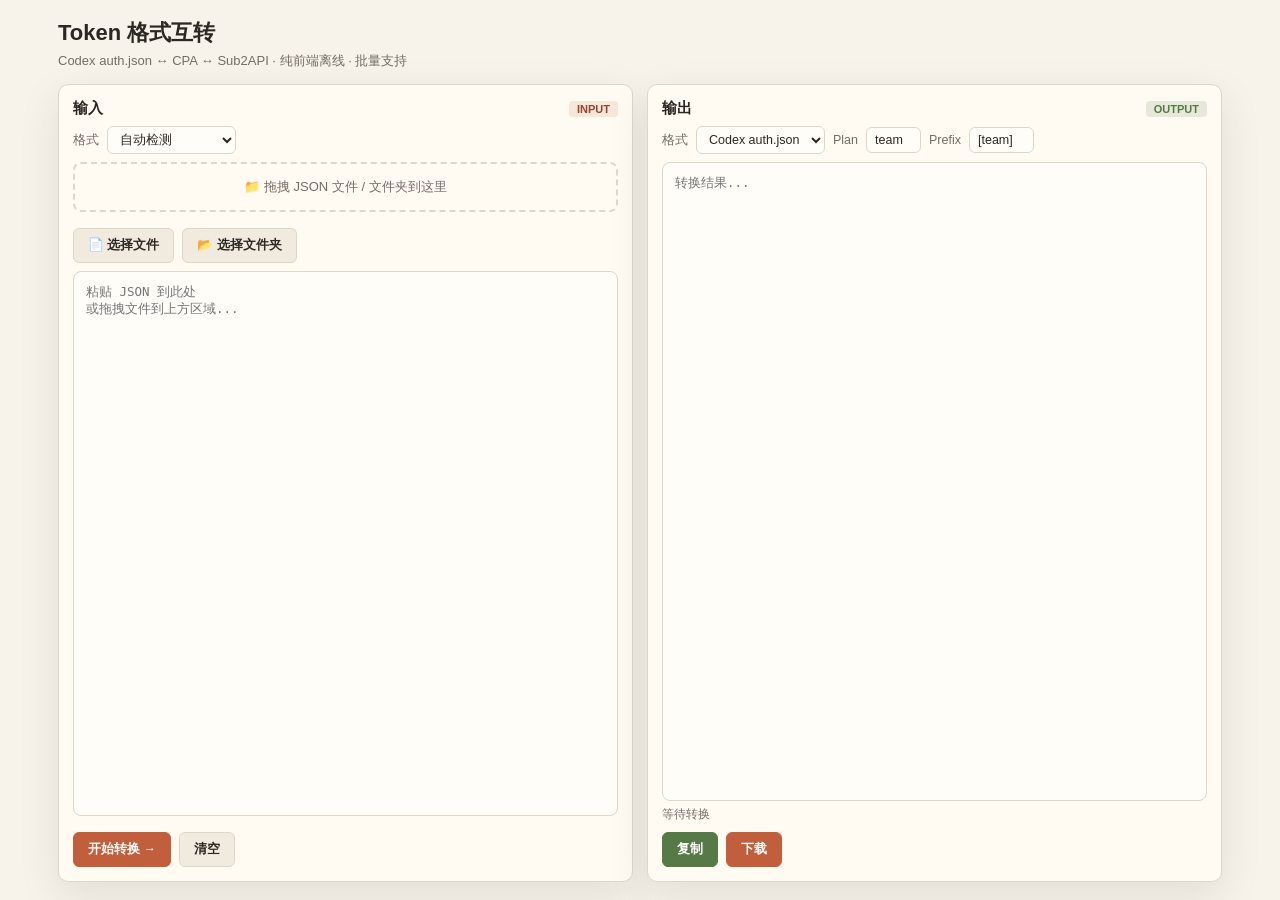
<file: web/token-converter.html>
<!doctype html>
<html lang="zh-CN">
<head>
<meta charset="utf-8">
<meta name="viewport" content="width=device-width, initial-scale=1">
<title>Token 格式互转 — Codex / CPA / Sub2API</title>
<style>
:root { color-scheme: light; --bg:#f7f3ea; --panel:#fffaf2; --field:#fffdf8; --border:#ded6c9; --text:#2b2722; --muted:#756d63; --primary:#c15f3c; --primary-dark:#9f4e34; --success:#557a46; --warn:#9a6726; --danger:#b84a42; --shadow:0 14px 42px rgba(47,42,36,.10); }
* { box-sizing:border-box; margin:0; padding:0; }
html, body { height:100%; overflow:hidden; }
body { font-family:-apple-system,BlinkMacSystemFont,"Segoe UI",sans-serif; background:var(--bg); color:var(--text); }
.container { max-width:1200px; height:100vh; margin:0 auto; padding:18px; display:flex; flex-direction:column; }
h1 { font-size:22px; margin-bottom:4px; }
.sub { color:var(--muted); font-size:13px; margin-bottom:14px; }
.row { flex:1; min-height:0; display:grid; grid-template-columns:1fr 1fr; gap:14px; }
@media(max-width:768px){ html,body{overflow:auto;} .container{height:auto;min-height:100vh;} .row{grid-template-columns:1fr;} }
.card { min-height:0; background:var(--panel); border:1px solid var(--border); border-radius:10px; padding:14px; display:flex; flex-direction:column; box-shadow:var(--shadow); }
.card h2 { font-size:15px; margin-bottom:8px; display:flex; align-items:center; gap:8px; justify-content:space-between; }
.badge { font-size:11px; padding:2px 8px; border-radius:4px; font-weight:600; }
.b-inf{ background:rgba(193,95,60,.13); color:#8f452e; }
.b-out{ background:rgba(85,122,70,.14); color:var(--success); }
textarea { flex:1; min-height:220px; background:var(--field); border:1px solid var(--border); border-radius:8px; color:var(--text); font-family:ui-monospace,SFMono-Regular,Menlo,monospace; font-size:12.5px; padding:12px; resize:none; tab-size:2; }
textarea:focus { outline:2px solid var(--primary); outline-offset:1px; }
.btn-row { display:flex; gap:8px; margin-top:10px; flex-wrap:wrap; }
.btn { padding:8px 14px; border:1px solid var(--border); border-radius:6px; background:#f1eadf; color:var(--text); cursor:pointer; font-size:12.5px; font-weight:600; transition:all .15s; user-select:none; }
.btn:hover { background:#eadfce; border-color:var(--primary); color:var(--text); transform:translateY(-1px); box-shadow:0 2px 8px rgba(193,95,60,.18); }
.btn:active { transform:translateY(0); box-shadow:none; }
.btn.ac { background:var(--primary); color:#fff; border-color:var(--primary); }
.btn.ac:hover { background:var(--primary-dark); border-color:var(--primary-dark); color:#fff; }
.btn.ok { background:var(--success); color:#fff; border-color:var(--success); }
.btn.ok:hover { background:#466f39; border-color:#466f39; color:#fff; }
select, input[type=text] { padding:5px 8px; border:1px solid var(--border); border-radius:6px; background:var(--field); color:var(--text); font-size:12.5px; }
.opt { display:flex; align-items:center; gap:8px; margin-bottom:8px; flex-wrap:wrap; }
.opt label { font-size:12.5px; color:var(--muted); }
.meta { margin-top:6px; font-size:11.5px; color:var(--muted); }
.status { display:none; margin-top:10px; padding:9px 12px; border-radius:6px; font-size:12.5px; }
.status.show { display:block; }
.status.ok { background:rgba(85,122,70,.12); border:1px solid var(--success); color:var(--success); }
.status.err { background:rgba(184,74,66,.12); border:1px solid var(--danger); color:var(--danger); }
.file-zone { border:2px dashed var(--border); border-radius:8px; padding:14px; text-align:center; color:var(--muted); font-size:13px; cursor:pointer; transition:border-color .15s; position:relative; margin-bottom:6px; }
.file-zone:hover { border-color:var(--primary); color:var(--primary); }
.file-zone input { position:absolute; inset:0; opacity:0; cursor:pointer; }
.file-info { display:none; font-size:11.5px; color:var(--muted); margin-bottom:8px; }
.file-info.show { display:block; }
input[type=text] { width:55px; }
</style>
</head>
<body>
<div class="container">
<h1>Token 格式互转</h1>
<p class="sub">Codex auth.json ↔ CPA ↔ Sub2API · 纯前端离线 · 批量支持</p>

<div class="row">
  <div class="card">
    <h2>输入 <span class="badge b-inf">INPUT</span></h2>
    <div class="opt">
      <label>格式</label>
      <select id="inFmt"><option value="auto">自动检测</option><option value="codex">Codex auth.json</option><option value="cpa">CPA</option><option value="sub2api">Sub2API</option></select>
    </div>
    <div class="file-zone" id="dropZone" style="margin-bottom:6px;">
      📁 拖拽 JSON 文件 / 文件夹到这里
    </div>
    <div class="btn-row" style="margin-bottom:8px;">
      <button class="btn" id="pickFileBtn">📄 选择文件</button>
      <button class="btn" id="pickFolderBtn">📂 选择文件夹</button>
      <input type="file" id="fileInput" accept=".json" multiple style="display:none">
      <input type="file" id="folderInput" webkitdirectory style="display:none">
    </div>
    <div class="file-info" id="fileInfo"></div>
    <textarea id="inputArea" placeholder="粘贴 JSON 到此处&#10;或拖拽文件到上方区域..."></textarea>
    <div class="meta" id="inputMeta"></div>
    <div class="btn-row">
      <button class="btn ac" id="convertBtn">开始转换 →</button>
      <button class="btn" id="clearBtn">清空</button>
    </div>
  </div>

  <div class="card">
    <h2>输出 <span class="badge b-out">OUTPUT</span></h2>
    <div class="opt">
      <label>格式</label>
      <select id="outFmt"><option value="codex">Codex auth.json</option><option value="cpa">CPA</option><option value="sub2api">Sub2API</option></select>
      <label>Plan</label>
      <input type="text" id="planType" value="team">
      <label>Prefix</label>
      <input type="text" id="namePrefix" value="[team]" style="width:65px;">
    </div>
    <textarea id="outputArea" readonly placeholder="转换结果..."></textarea>
    <div class="meta" id="outputMeta">等待转换</div>
    <div class="btn-row">
      <button class="btn ok" id="copyBtn">复制</button>
      <button class="btn ac" id="downloadBtn">下载</button>
    </div>
  </div>
</div>

<div class="status" id="statusBar"></div>
</div>
<script>
const $=id=>document.getElementById(id);
const MODELS={"gpt-5.1":"gpt-5.1","gpt-5.1-codex":"gpt-5.1-codex","gpt-5.1-codex-max":"gpt-5.1-codex-max","gpt-5.1-codex-mini":"gpt-5.1-codex-mini","gpt-5.2":"gpt-5.2","gpt-5.2-codex":"gpt-5.2-codex","gpt-5.3":"gpt-5.3","gpt-5.3-codex":"gpt-5.3-codex","gpt-5.4":"gpt-5.4"};

function b64urlDecode(s){s=s.replace(/-/g,'+').replace(/_/g,'/');while(s.length%4)s+='=';return atob(s);}
function jwtPayload(token){try{const p=token.split('.');if(p.length<2)return{};return JSON.parse(new TextDecoder().decode(Uint8Array.from(b64urlDecode(p[1]),c=>c.charCodeAt(0))));}catch{return{};}}
function extractAuth(token){const p=jwtPayload(token);return p['https://api.openai.com/auth']||{};}

// ─── Detect format ───
function detectFormat(obj){
  if(!obj||typeof obj!=='object')return'unknown';
  if(obj.auth_mode==='chatgpt'&&obj.tokens)return'codex';
  if(obj.type==='codex'&&obj.access_token&&obj.refresh_token&&obj.email)return'cpa';
  if(obj.accounts||obj.platform==='openai'||(obj.credentials&&obj.credentials.refresh_token))return'sub2api';
  if(obj.access_token&&obj.refresh_token&&!obj.auth_mode)return'cpa';
  return'unknown';
}

// ─── Normalize token ───
function normalizeTokens(input, fmt){
  const results=[];
  function addToken(t,f){
    const email=t.email||(jwtPayload(t.id_token||'')['https://api.openai.com/auth']||{}).chatgpt_user_id||'';
    const ap=extractAuth(t.access_token||'');
    const ip=jwtPayload(t.id_token||'');
    const ia=ip['https://api.openai.com/auth']||{};
    const orgs=ia.organizations||[];
    const defOrg=orgs.find(o=>o.is_default);
    const orgId=defOrg?defOrg.id:(orgs[0]?orgs[0].id:null);
    const plan=ap.chatgpt_plan_type||ia.chatgpt_plan_type||'team';
    const acctId=ap.chatgpt_account_id||ia.chatgpt_account_id||t.account_id||'';
    const userId=ap.chatgpt_user_id||ia.chatgpt_user_id||ia.user_id||'';
    results.push({
      email,plan,acctId,userId,orgId,
      access_token:t.access_token||'',
      id_token:t.id_token||'',
      refresh_token:t.refresh_token||'',
      client_id:jwtPayload(t.access_token||'').client_id||'',
      expires_at:jwtPayload(t.access_token||'').exp||0,
      iat:jwtPayload(t.access_token||'').iat||0,
      last_refresh:t.last_refresh||'',
      expired:t.expired||'',
      disabled:t.disabled===true,
      _raw:t
    });
  }

  if(fmt==='codex'){
    // auth.json format
    if(Array.isArray(input)) input.forEach(t=>{
      if(t.tokens) addToken({...t.tokens, last_refresh:t.last_refresh, account_id:t.tokens?.account_id}, 'codex');
      else addToken(t,'codex');
    });
    else if(input.tokens) addToken({...input.tokens, last_refresh:input.last_refresh, account_id:input.tokens?.account_id}, 'codex');
    else addToken(input,'codex');
  }else if(fmt==='cpa'){
    if(Array.isArray(input)) input.forEach(t=>addToken(t,'cpa'));
    else addToken(input,'cpa');
  }else if(fmt==='sub2api'){
    const accounts=input.accounts||(Array.isArray(input)?input:input.accounts?input.accounts:[input]);
    if(Array.isArray(input)&&!accounts.length) input.forEach(t=>{
      if(t.credentials) addToken(t.credentials,'sub2api');
      else addToken(t,'sub2api');
    });
    else accounts.forEach(a=>{
      if(a.credentials) addToken(a.credentials,'sub2api');
      else addToken(a,'sub2api');
    });
  }
  return results;
}

function parseInput(content, fmt){
  let parsed;
  try{parsed=JSON.parse(content);}catch{
    // Try line-by-line
    const lines=content.split('\n').filter(l=>l.trim());
    const tokens=[];
    for(const l of lines){try{tokens.push(JSON.parse(l));}catch{}}
    if(tokens.length) parsed=tokens;
    else throw new Error('无法解析 JSON');
  }
  if(fmt==='auto') fmt=detectFormat(Array.isArray(parsed)?parsed[0]:parsed);
  return normalizeTokens(parsed, fmt);
}

// ─── Convert to output ───
function toCodex(tokens){
  const configs=tokens.map(t=>{
    const ip=jwtPayload(t.id_token);
    const ia=ip['https://api.openai.com/auth']||{};
    return {
      auth_mode:"chatgpt", OPENAI_API_KEY:null,
      tokens:{id_token:t.id_token, access_token:t.access_token, refresh_token:t.refresh_token, account_id:t.acctId||ia.chatgpt_account_id||''},
      last_refresh:t.last_refresh||''
    };
  });
  return configs.length===1?JSON.stringify(configs[0],null,2):JSON.stringify(configs,null,2);
}

function toCPA(tokens){
  const tzOff=8*60*60*1000;
  const objs=tokens.map(t=>{
    const exp=t.expires_at;
    const expStr=exp?new Date(exp*1000+tzOff).toISOString().slice(0,19).replace('T','T'):'';
    const lr=t.last_refresh||new Date((t.iat||Date.now()/1000)*1000).toISOString();
    const lrDate=new Date(lr.replace('Z','+00:00'));
    const lrStr=new Date(lrDate.getTime()+tzOff).toISOString().slice(0,19).replace('T','T');
    return JSON.stringify({
      access_token:t.access_token, account_id:t.acctId, disabled:t.disabled||false,
      email:t.email, expired:expStr, id_token:t.id_token,
      last_refresh:lrStr, priority:-1, refresh_token:t.refresh_token, type:"codex"
    });
  });
  return objs.join('\n');
}

function toSub2API(tokens, planType, namePrefix){
  const tzOff=8*60*60*1000;
  const accounts=tokens.map(t=>{
    const exp=t.expires_at;
    const expStr=exp?new Date(exp*1000).toISOString():new Date(Date.now()+30*86400000).toISOString();
    const lr=t.last_refresh||new Date((t.iat||Date.now()/1000)*1000).toISOString();
    const lrDt=new Date(lr.replace('Z','+00:00'));
    const rg=new Date(lrDt.getTime()+tzOff);
    const sv=new Date(lrDt.getTime()+7*86400000+tzOff);
    return {
      name:`${namePrefix}${t.email}`,platform:"openai",type:"oauth",
      credentials:{
        _token_version:Math.floor(lrDt.getTime()),
        access_token:t.access_token, chatgpt_account_id:t.acctId, chatgpt_user_id:t.userId,
        client_id:t.client_id, email:t.email, expires_at:expStr,
        expires_in:t.expires_at?t.expires_at-(t.iat||0):null,
        id_token:t.id_token, model_mapping:MODELS, organization_id:t.orgId,
        plan_type:planType, refresh_token:t.refresh_token
      },
      extra:{codex_5h_reset_after_seconds:0,codex_5h_reset_at:rg.toISOString().slice(0,19).replace('T','T'),codex_5h_used_percent:0,codex_5h_window_minutes:0,codex_7d_reset_after_seconds:604800,codex_7d_reset_at:sv.toISOString().slice(0,19).replace('T','T'),codex_7d_used_percent:0,codex_7d_window_minutes:10080,codex_primary_over_secondary_percent:0,codex_primary_reset_after_seconds:604800,codex_primary_used_percent:0,codex_primary_window_minutes:10080,codex_secondary_reset_after_seconds:0,codex_secondary_used_percent:0,codex_secondary_window_minutes:0,codex_usage_updated_at:rg.toISOString().slice(0,19).replace('T','T'),privacy_mode:"training_off",openai_oauth_responses_websockets_v2_enabled:false,openai_oauth_responses_websockets_v2_mode:"off"},
      concurrency:10,priority:1,rate_multiplier:1,auto_pause_on_expired:true,recharged:!t.disabled,
      recharged_at:rg.toISOString().slice(0,19).replace('T','T')
    };
  });
  return JSON.stringify({exported_at:new Date().toISOString().replace(/\.\d{3}Z$/,'Z'),proxies:[],accounts},null,2);
}

// ─── Convert ───
function doConvert(){
  const content=$('inputArea').value.trim();
  if(!content){showStatus('请先粘贴或导入 JSON','err');return;}
  try{
    const tokens=parseInput(content, $('inFmt').value);
    if(!tokens.length){showStatus('未识别到有效 token','err');return;}
    const outFmt=$('outFmt').value;
    let result;
    if(outFmt==='codex') result=toCodex(tokens);
    else if(outFmt==='cpa') result=toCPA(tokens);
    else result=toSub2API(tokens, $('planType').value, $('namePrefix').value);
    $('outputArea').value=result;
    const ext=outFmt==='codex'?'auth.json':outFmt==='cpa'?'config.txt':'token_config.json';
    $('outputMeta').textContent=`${tokens.length} 个账号 → ${ext}`;
    $('inputMeta').textContent=`识别 ${tokens.length} 个 token`;
    showStatus(`转换完成: ${tokens.length} 个账号`, 'ok');
  }catch(e){
    showStatus(`转换失败: ${e.message}`,'err');
    console.error(e);
  }
}

function showStatus(msg, type){
  const s=$('statusBar'); s.textContent=msg; s.className='status show '+type;
  clearTimeout(s._t); s._t=setTimeout(()=>{s.className='status';},4000);
}

// ─── File handling ───
async function handleFiles(files){
  const jsonFiles=Array.from(files).filter(f=>f.name.endsWith('.json'));
  if(!jsonFiles.length){showStatus('无 JSON 文件','err');return;}
  const all=[];
  for(const f of jsonFiles){
    try{const t=await f.text(); all.push(JSON.parse(t));}
    catch(e){showStatus(`读取 ${f.name} 失败: ${e.message}`,'err');}
  }
  if(all.length){
    $('inputArea').value=JSON.stringify(all.length===1?all[0]:all,null,2);
    $('fileInfo').textContent=`已载入 ${all.length} 个文件`;
    $('fileInfo').classList.add('show');
    detectAndUpdateMeta(all);
  }
}

function detectAndUpdateMeta(data){
  const fmt=detectFormat(Array.isArray(data)?data[0]:data);
  $('inFmt').value=fmt==='unknown'?'auto':fmt;
  const count=Array.isArray(data)?data.length:1;
  $('inputMeta').textContent=`检测到 ${count} 个 token · 格式: ${fmt}`;
}

$('convertBtn').onclick=doConvert;
$('clearBtn').onclick=()=>{$('inputArea').value='';$('outputArea').value='';$('inputMeta').textContent='';$('outputMeta').textContent='等待转换';$('fileInfo').classList.remove('show');};
$('copyBtn').onclick=()=>{
  const v=$('outputArea').value;
  if(!v){showStatus('无内容','err');return;}
  navigator.clipboard.writeText(v).then(()=>showStatus('已复制','ok')).catch(()=>showStatus('复制失败，手动选中','err'));
};
$('downloadBtn').onclick=()=>{
  const v=$('outputArea').value;
  if(!v){showStatus('无内容','err');return;}
  const fmt=$('outFmt').value;
  const name=fmt==='codex'?'auth.json':fmt==='cpa'?'config.txt':'token_config.json';
  const blob=new Blob([v],{type:'application/json'});
  const a=document.createElement('a'); a.href=URL.createObjectURL(blob); a.download=name;
  a.click(); URL.revokeObjectURL(a.href);
};
$('pickFileBtn').onclick=()=>$('fileInput').click();
$('pickFolderBtn').onclick=()=>$('folderInput').click();
$('fileInput').onchange=e=>{handleFiles(e.target.files);e.target.value='';};
$('folderInput').onchange=e=>{handleFiles(e.target.files);e.target.value='';};

// Drop zone
const dz=$('dropZone');
['dragenter','dragover','dragleave','drop'].forEach(ev=>{
  dz.addEventListener(ev, e=>{e.preventDefault();e.stopPropagation();});
  document.body.addEventListener(ev, e=>{e.preventDefault();e.stopPropagation();});
});
dz.addEventListener('dragenter',()=>dz.style.borderColor='var(--primary)');
dz.addEventListener('dragleave',()=>dz.style.borderColor='');
dz.addEventListener('drop',e=>{
  dz.style.borderColor='';
  const files=e.dataTransfer.files;
  if(files.length) handleFiles(files);
  else{
    const text=e.dataTransfer.getData('text/plain');
    if(text){$('inputArea').value=text;try{detectAndUpdateMeta(JSON.parse(text));}catch{}}
  }
});

// Auto-detect on input change
$('inputArea').addEventListener('input',()=>{
  try{
    const d=JSON.parse($('inputArea').value);
    detectAndUpdateMeta(d);
  }catch{}
});
</script>
</body>
</html>
</file>
